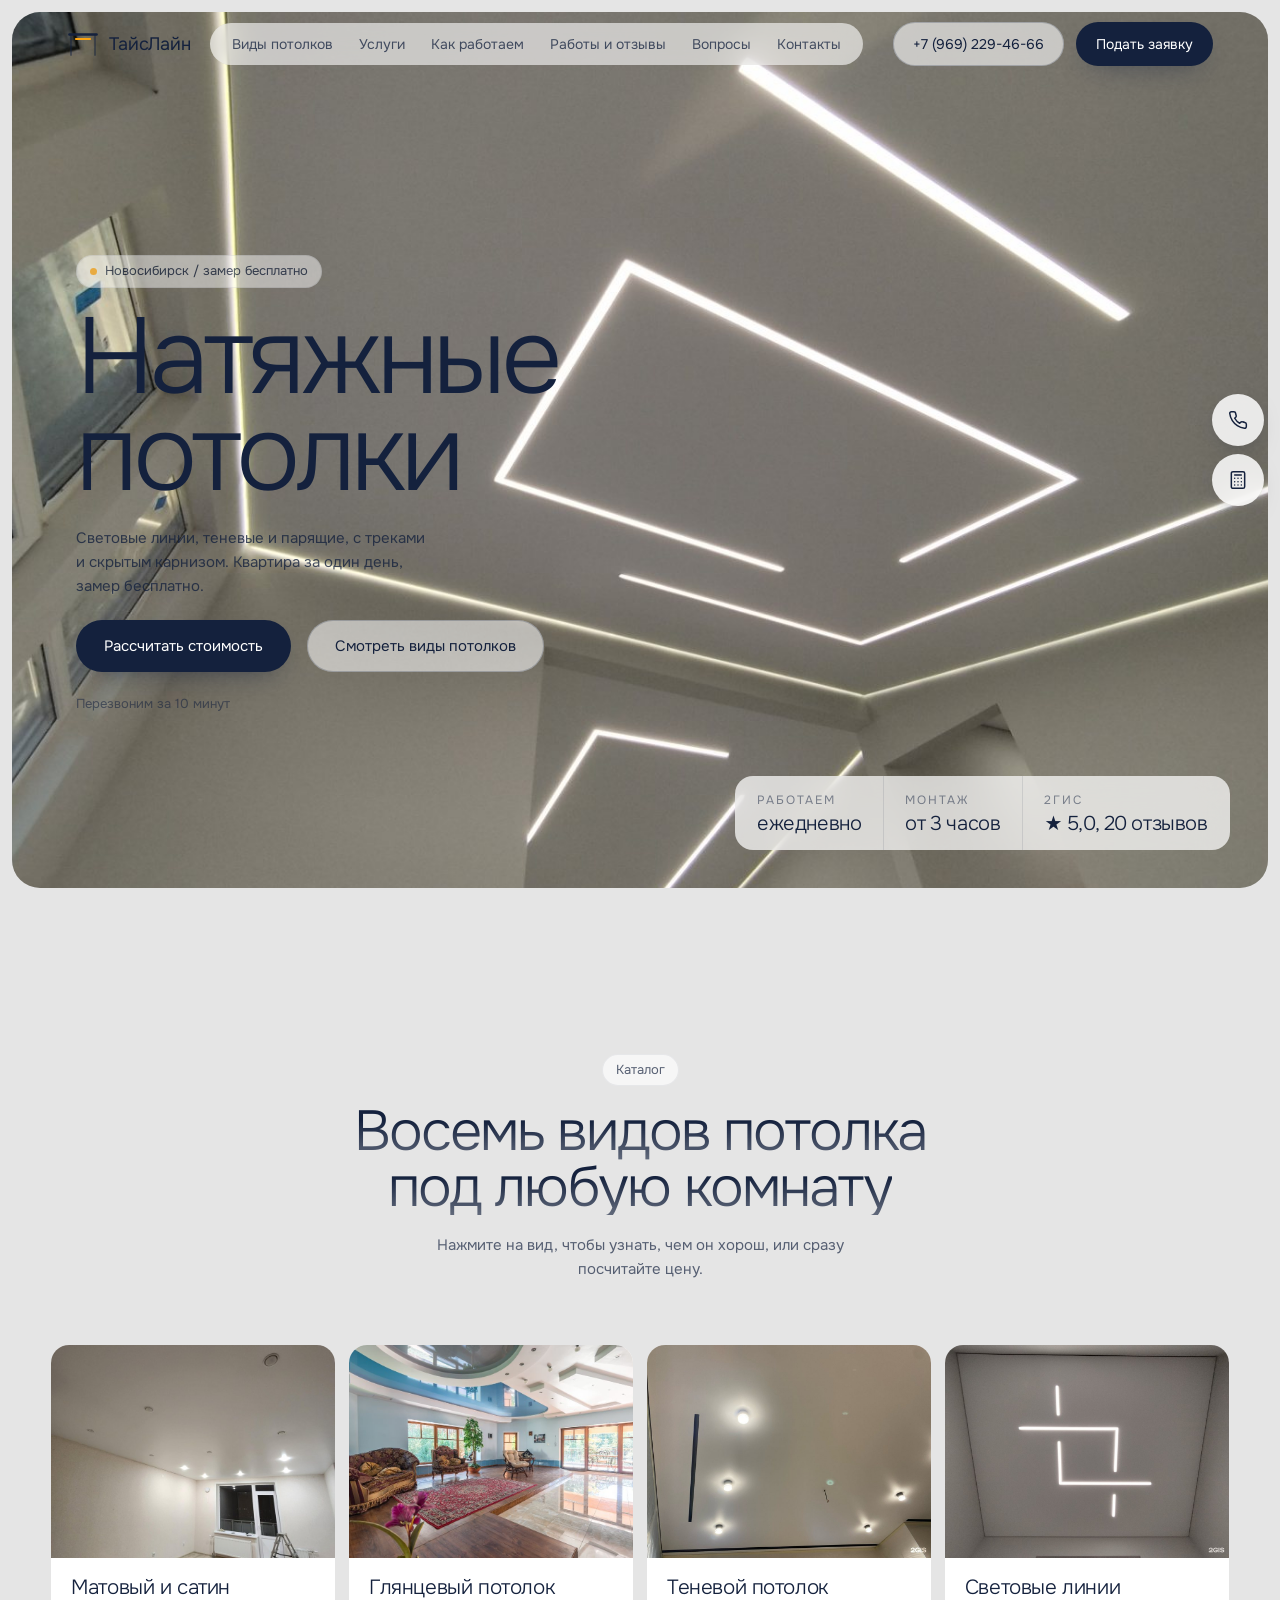
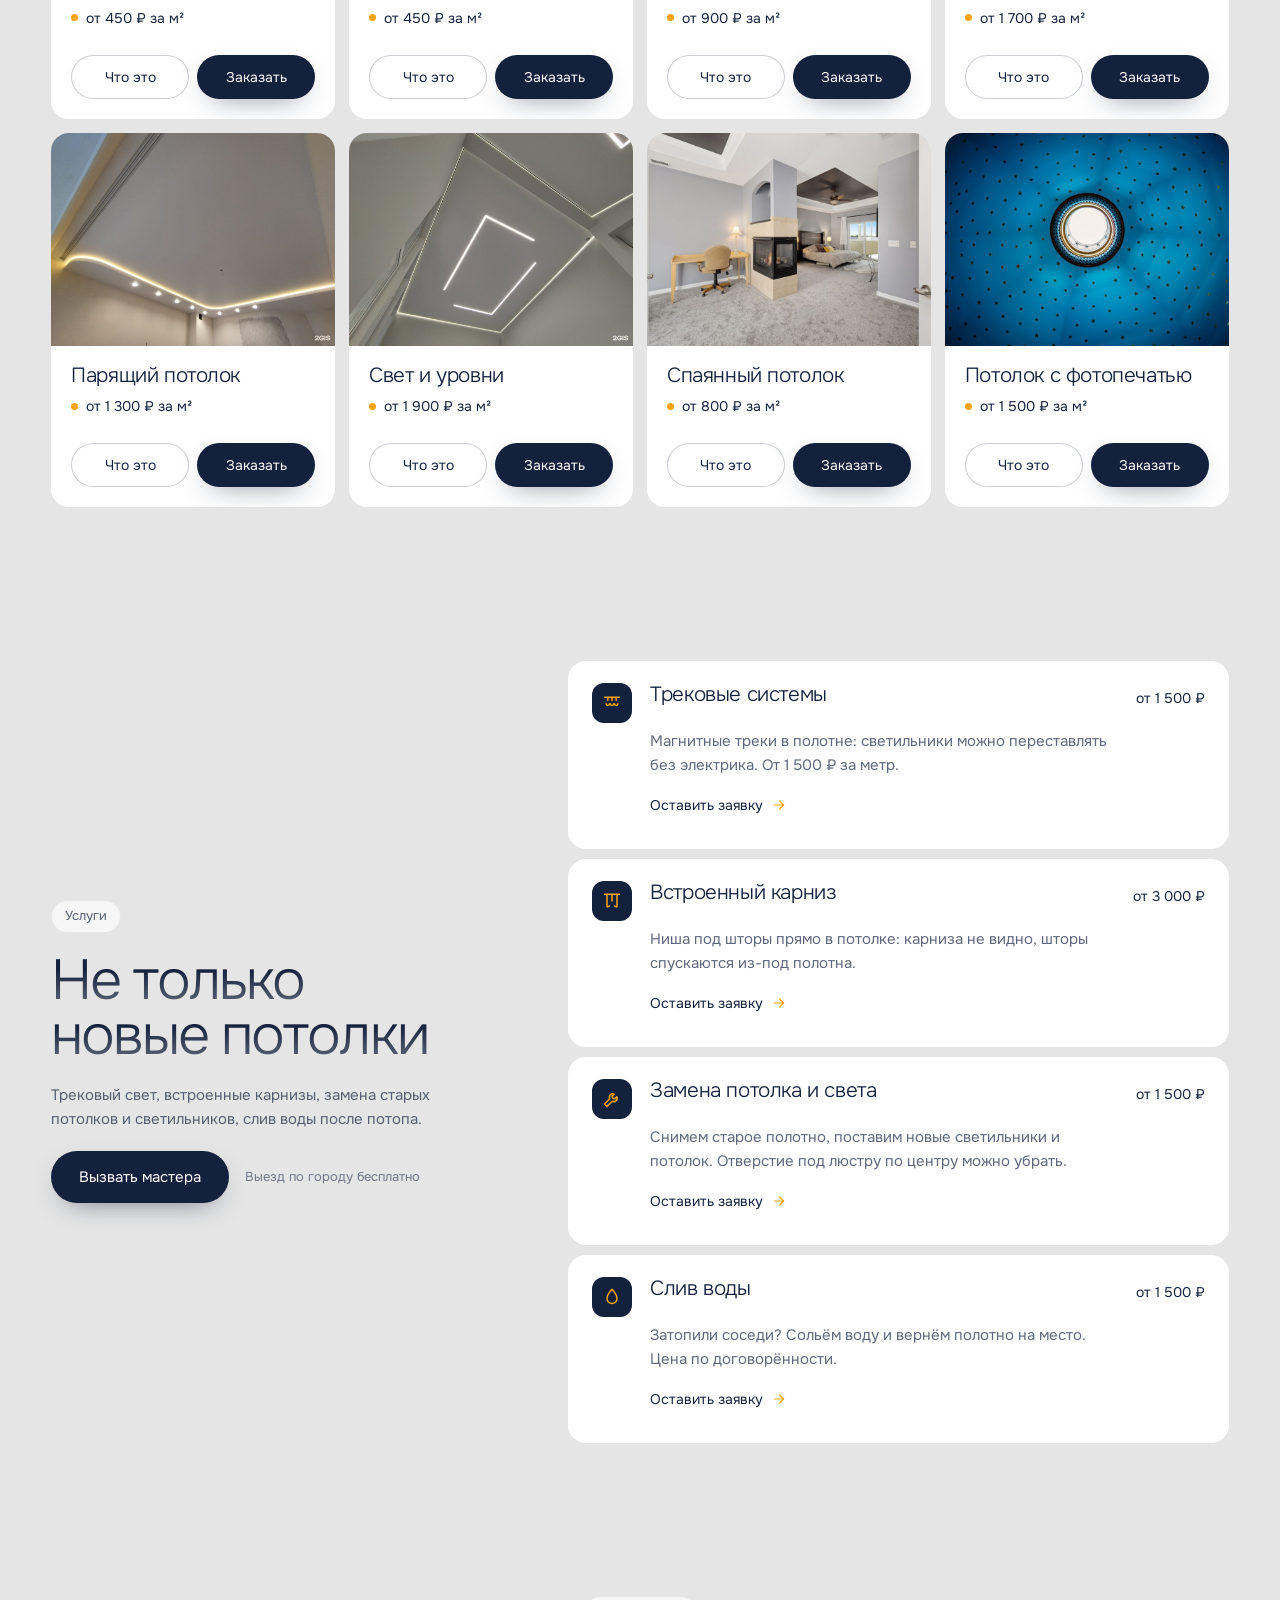
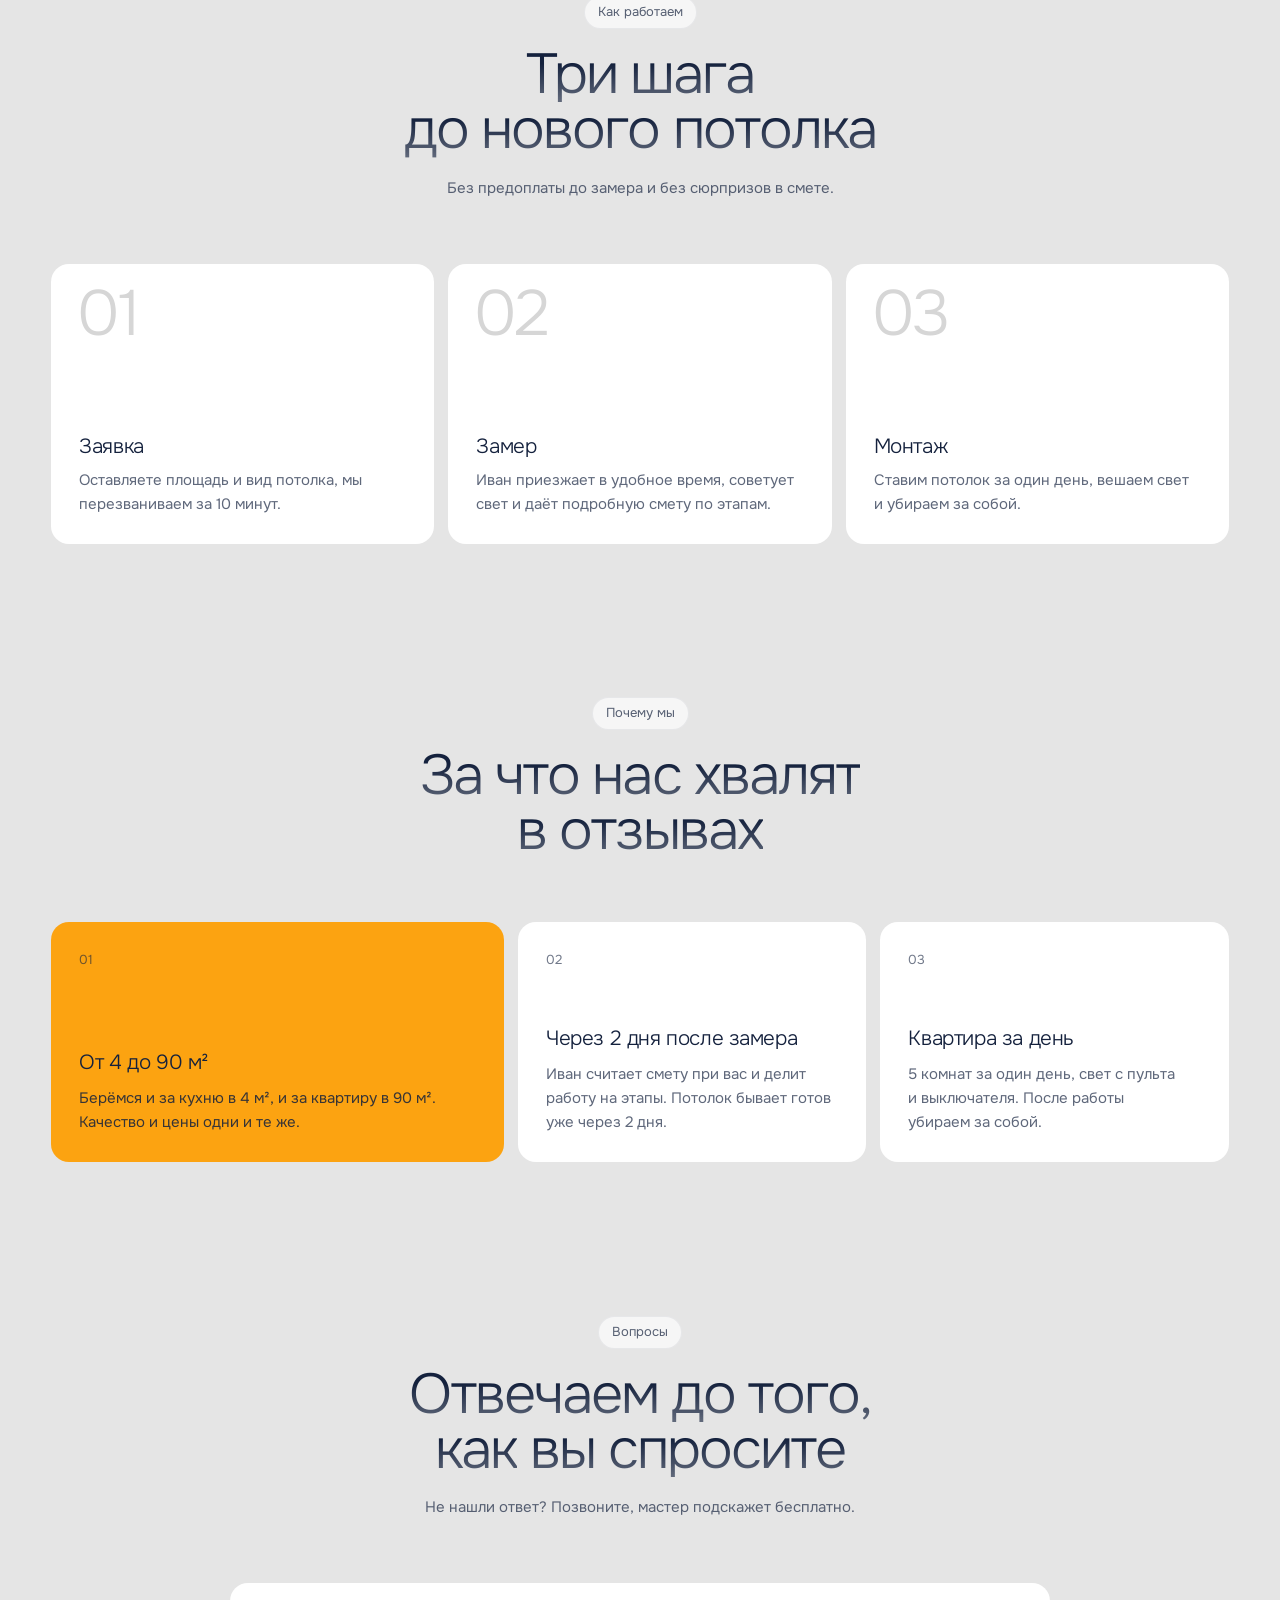
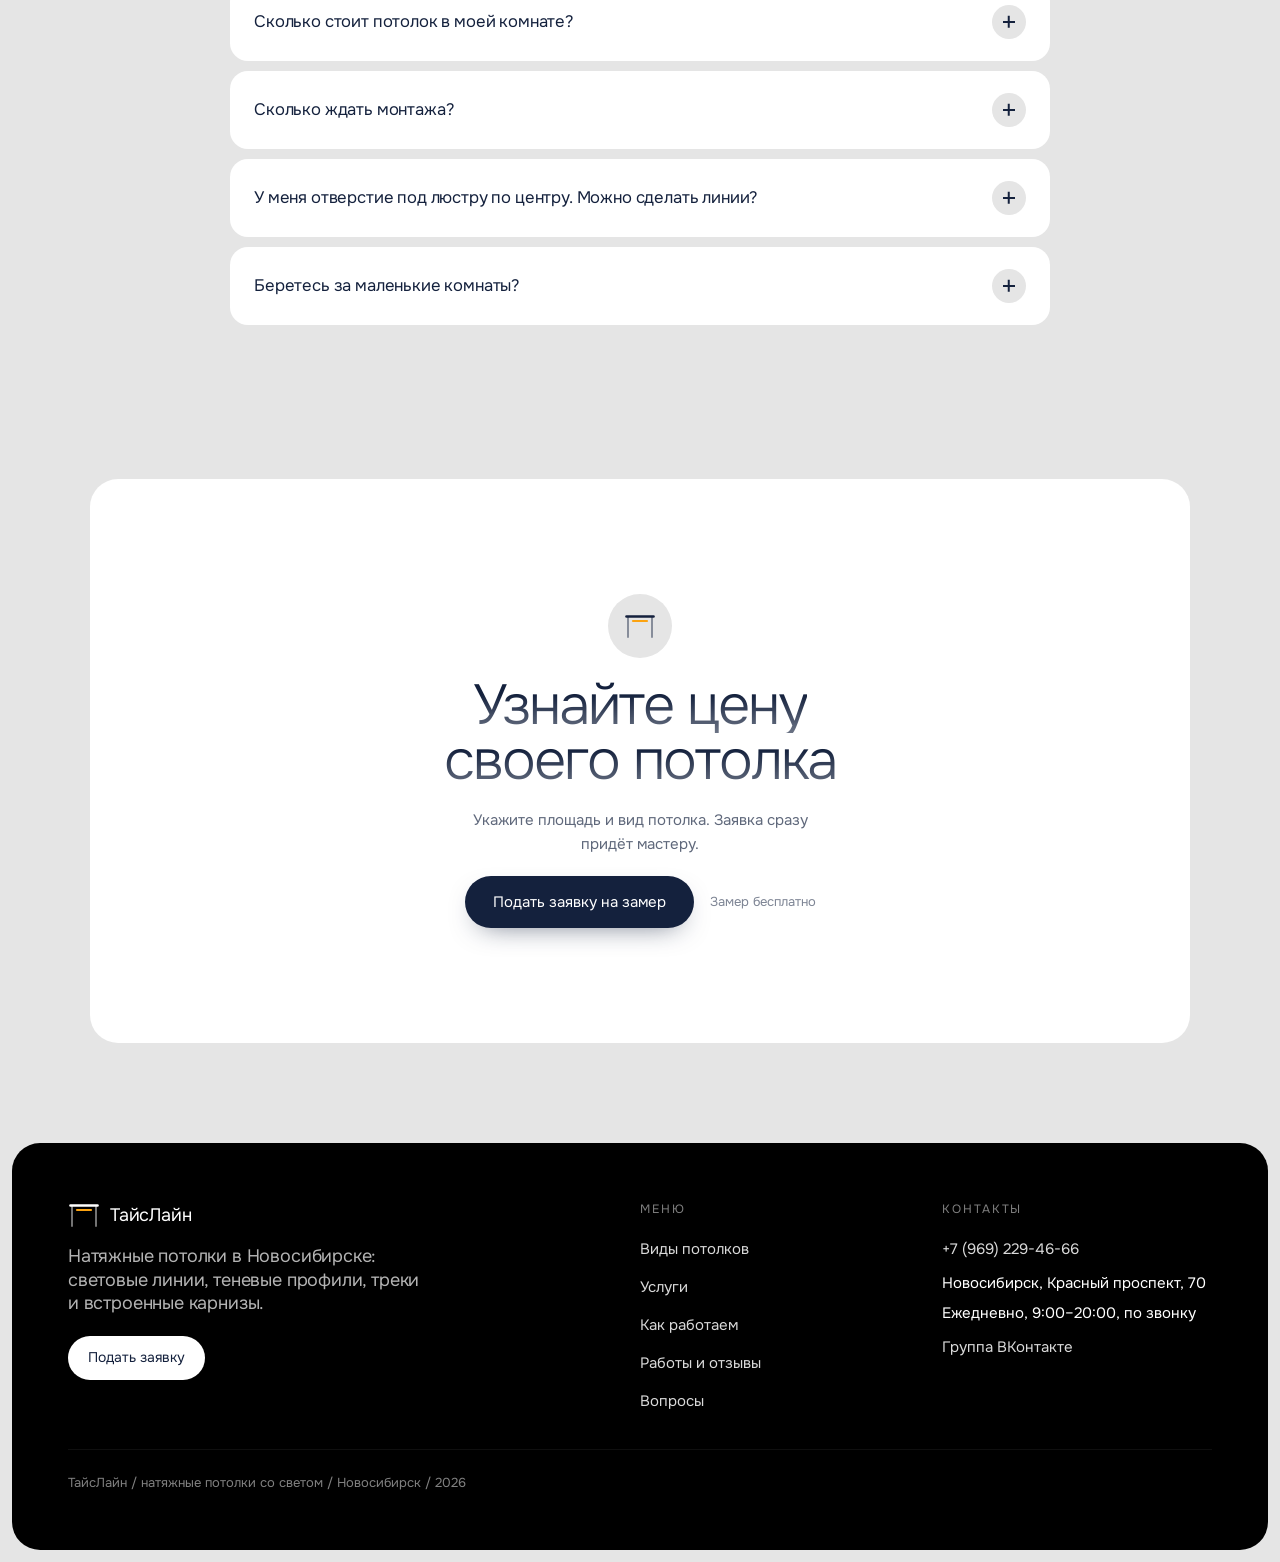
<file: index.html>
<!doctype html>
<html lang="ru">
<head>
  <meta charset="utf-8">
  <meta name="viewport" content="width=device-width, initial-scale=1, viewport-fit=cover">
  <title>Натяжные потолки</title>
  <meta name="description" content="Натяжные потолки в Новосибирске: световые линии, теневой и парящий профиль, треки, встроенный карниз. Бесплатный замер, расчёт стоимости онлайн.">
  <link rel="preconnect" href="https://fonts.googleapis.com">
  <link rel="preconnect" href="https://fonts.gstatic.com" crossorigin>
  <link href="https://fonts.googleapis.com/css2?family=Onest:wght@300;400&display=swap" rel="stylesheet">
  <link rel="stylesheet" href="styles.css?v=1">
  <script>document.documentElement.classList.add("js")</script>
</head>
<body>

<header class="top reveal is-in">
  <a class="logo rise" href="#" data-d="300"><span class="logo__mark"></span><span id="logo-name"></span></a>
  <nav class="nav rise" data-d="420">
    <a href="#catalog">Виды потолков</a>
    <a href="#services">Услуги</a>
    <a href="#process">Как работаем</a>
    <a href="works.html">Работы и&nbsp;отзывы</a>
    <a href="#faq">Вопросы</a>
    <a href="#contacts">Контакты</a>
  </nav>
  <a class="btn btn--ghost btn--sm top__phone rise" id="top-phone" data-d="480"><span class="btn__fill"></span><span class="btn__label" id="top-phone-label"></span></a>
  <button class="btn btn--solid btn--sm rise" data-order data-d="520"><span class="btn__fill"></span><span class="btn__label">Подать заявку</span></button>
  <button class="burger" aria-label="Меню"><span></span><span></span></button>
</header>

<section class="hero">
  <div class="hero__panel">
    <img class="hero__img" src="assets/hero.jpg" alt="Матовый натяжной потолок со световыми линиями">
    <div class="hero__content">
      <p class="pill rise" data-d="800"><span class="pill__dot"></span><span id="hero-city"></span></p>
      <h1 class="split" data-d="900">Натяжные<br>потолки</h1>
      <p class="lead rise" data-d="1240">Световые линии, теневые и&nbsp;парящие, с&nbsp;треками и&nbsp;скрытым карнизом. Квартира за&nbsp;один день, замер бесплатно.</p>
      <div class="cta rise" data-d="1360">
        <button class="btn btn--solid" data-order><span class="btn__fill"></span><span class="btn__label">Рассчитать стоимость</span></button>
        <a class="btn btn--ghost btn--glass" href="#catalog"><span class="btn__fill"></span><span class="btn__label">Смотреть виды потолков</span></a>
      </div>
      <span class="calm rise" data-d="1420">Перезвоним за&nbsp;10&nbsp;минут</span>
    </div>
    <div class="hero__facts rise" data-d="1500">
      <div><span class="label">Работаем</span><b>ежедневно</b></div>
      <div><span class="label">Монтаж</span><b>от&nbsp;3&nbsp;часов</b></div>
      <div><span class="label">2ГИС</span><b>★&nbsp;5,0, 20&nbsp;отзывов</b></div>
    </div>
  </div>
</section>

<section class="block reveal" id="catalog">
  <div class="head">
    <p class="pill rise">Каталог</p>
    <h2 class="split">Восемь видов потолка<br>под&nbsp;любую комнату</h2>
    <p class="rise">Нажмите на&nbsp;вид, чтобы узнать, чем он&nbsp;хорош, или сразу посчитайте цену.</p>
  </div>
  <div class="types" id="types"></div>
</section>

<section class="split-sec reveal" id="services">
  <div class="split-sec__text">
    <p class="pill rise">Услуги</p>
    <h2 class="split">Не&nbsp;только<br>новые потолки</h2>
    <p class="rise">Трековый свет, встроенные карнизы, замена старых потолков и&nbsp;светильников, слив воды после потопа.</p>
    <div class="cta rise">
      <button class="btn btn--solid" data-order="repair"><span class="btn__fill"></span><span class="btn__label">Вызвать мастера</span></button>
      <span class="calm">Выезд по&nbsp;городу бесплатно</span>
    </div>
  </div>
  <ul class="services" id="services-list"></ul>
</section>

<section class="block reveal" id="process">
  <div class="head">
    <p class="pill rise">Как работаем</p>
    <h2 class="split">Три шага<br>до&nbsp;нового потолка</h2>
    <p class="rise">Без предоплаты до&nbsp;замера и&nbsp;без сюрпризов в&nbsp;смете.</p>
  </div>
  <div class="steps">
    <article class="glass step rise"><span class="step__n">01</span><h3>Заявка</h3><p>Оставляете площадь и&nbsp;вид потолка, мы перезваниваем за&nbsp;10&nbsp;минут.</p></article>
    <article class="glass step rise"><span class="step__n">02</span><h3>Замер</h3><p>Иван приезжает в&nbsp;удобное время, советует свет и&nbsp;даёт подробную смету по&nbsp;этапам.</p></article>
    <article class="glass step rise"><span class="step__n">03</span><h3>Монтаж</h3><p>Ставим потолок за&nbsp;один день, вешаем свет и&nbsp;убираем за&nbsp;собой.</p></article>
  </div>
</section>

<section class="block reveal" id="promos">
  <div class="head">
    <p class="pill rise">Почему мы</p>
    <h2 class="split">За&nbsp;что нас хвалят<br>в&nbsp;отзывах</h2>
  </div>
  <div class="promos" id="promos-list"></div>
</section>

<section class="block reveal" id="faq">
  <div class="head">
    <p class="pill rise">Вопросы</p>
    <h2 class="split">Отвечаем до&nbsp;того,<br>как вы спросите</h2>
    <p class="rise">Не&nbsp;нашли ответ? Позвоните, мастер подскажет бесплатно.</p>
  </div>
  <div class="faq" id="faq-list"></div>
</section>

<section class="final reveal" id="contacts">
  <div class="glass final__panel">
    <div class="final__orb rise"><span class="logo__mark"></span></div>
    <h2 class="split">Узнайте цену<br>своего потолка</h2>
    <p class="rise">Укажите площадь и&nbsp;вид потолка. Заявка сразу придёт мастеру.</p>
    <div class="cta rise">
      <button class="btn btn--solid" data-order><span class="btn__fill"></span><span class="btn__label">Подать заявку на&nbsp;замер</span></button>
      <span class="calm">Замер бесплатно</span>
    </div>
  </div>
</section>

<footer class="foot">
  <div class="foot__brand">
    <a class="logo" href="#"><span class="logo__mark"></span><span id="foot-name"></span></a>
    <p>Натяжные потолки в&nbsp;Новосибирске: световые линии, теневые профили, треки и&nbsp;встроенные карнизы.</p>
    <button class="btn btn--light btn--sm" data-order><span class="btn__fill"></span><span class="btn__label">Подать заявку</span></button>
  </div>
  <div class="foot__col">
    <span class="label">Меню</span>
    <a href="#catalog">Виды потолков</a>
    <a href="#services">Услуги</a>
    <a href="#process">Как работаем</a>
    <a href="works.html">Работы и&nbsp;отзывы</a>
    <a href="#faq">Вопросы</a>
  </div>
  <div class="foot__col" id="contacts-info"></div>
  <span class="foot__copy" id="foot-year"></span>
</footer>

<div class="dock">
  <a class="dock__btn" id="dock-call" aria-label="Позвонить">
    <svg viewBox="0 0 24 24"><path d="M22 16.9v3a2 2 0 0 1-2.2 2 19.8 19.8 0 0 1-8.6-3.1 19.5 19.5 0 0 1-6-6A19.8 19.8 0 0 1 2.1 4.2 2 2 0 0 1 4.1 2h3a2 2 0 0 1 2 1.7c.1 1 .4 1.9.7 2.8a2 2 0 0 1-.5 2.1L8 9.9a16 16 0 0 0 6 6l1.3-1.3a2 2 0 0 1 2.1-.4c.9.3 1.8.6 2.8.7a2 2 0 0 1 1.7 2z"/></svg>
  </a>
  <button class="dock__btn" data-order aria-label="Рассчитать стоимость">
    <svg viewBox="0 0 24 24"><rect x="4" y="2" width="16" height="20" rx="2"/><path d="M8 6h8M8 10h.01M12 10h.01M16 10h.01M8 14h.01M12 14h.01M16 14h.01M8 18h.01M12 18h.01M16 18h.01"/></svg>
  </button>
</div>

<nav class="mbar" aria-label="Быстрые действия">
  <a class="mbar__btn" id="mbar-call"><svg viewBox="0 0 24 24"><path d="M22 16.9v3a2 2 0 0 1-2.2 2 19.8 19.8 0 0 1-8.6-3.1 19.5 19.5 0 0 1-6-6A19.8 19.8 0 0 1 2.1 4.2 2 2 0 0 1 4.1 2h3a2 2 0 0 1 2 1.7c.1 1 .4 1.9.7 2.8a2 2 0 0 1-.5 2.1L8 9.9a16 16 0 0 0 6 6l1.3-1.3a2 2 0 0 1 2.1-.4c.9.3 1.8.6 2.8.7a2 2 0 0 1 1.7 2z"/></svg>Позвонить</a>
  <a class="mbar__btn" id="mbar-wa" target="_blank" rel="noopener"><svg viewBox="0 0 24 24"><path d="M3.5 20.5l1.3-4.2A8.5 8.5 0 1 1 8 19.6z"/><path d="M9 8.5c0 3.3 3.2 6.5 6.5 6.5l1-1.6-2-1-1 .8a5 5 0 0 1-2.7-2.7l.8-1-1-2z"/></svg>WhatsApp</a>
  <button class="mbar__btn mbar__btn--main" data-order>Рассчитать цену</button>
</nav>

<div class="modal" id="modal" aria-hidden="true">
  <div class="modal__backdrop" data-close></div>
  <form class="calc" id="order" novalidate>
    <button type="button" class="calc__x" data-close aria-label="Закрыть">
      <svg viewBox="0 0 24 24"><path d="M18 6 6 18M6 6l12 12"/></svg>
    </button>

    <div class="calc__params">
      <p class="pill">Калькулятор</p>
      <h3 class="calc__title">Рассчитаем ваш потолок</h3>

      <div class="field">
        <span class="field__name">Площадь потолка</span>
        <div class="area glass">
          <button type="button" class="step-btn" data-step="-1" aria-label="Меньше">
            <svg viewBox="0 0 24 24"><path d="M5 12h14"/></svg>
          </button>
          <label class="area__num"><input type="number" id="area" name="area" min="1" max="1000" value="18" inputmode="decimal" aria-label="Площадь, м²"><span>м²</span></label>
          <button type="button" class="step-btn" data-step="1" aria-label="Больше">
            <svg viewBox="0 0 24 24"><path d="M12 5v14M5 12h14"/></svg>
          </button>
        </div>
        <input type="range" id="area-range" min="1" max="150" value="18" aria-label="Площадь, ползунок">
      </div>

      <div class="field">
        <span class="field__name">Вид потолка</span>
        <div class="tiles" id="type-tiles"></div>
        <span class="field__name">Или нужна услуга</span>
        <div class="chips" id="chips"></div>
        <span class="field__err" id="err-type">Выберите вариант</span>
      </div>

      <div class="calc__mini">
        <b id="mini-sum">0&nbsp;₽</b>
        <button type="button" class="btn btn--solid btn--sm" data-to-form><span class="btn__fill"></span><span class="btn__label">Оставить телефон</span></button>
      </div>
    </div>

    <div class="calc__bill">
      <div class="bill__glow" aria-hidden="true"></div>
      <div class="calc__form">
        <span class="label">Предварительная стоимость</span>
        <b class="bill__sum" id="sum">0&nbsp;₽</b>
        <ul class="bill__rows" id="bill"></ul>

        <label class="field">
          <span class="field__name">Имя</span>
          <input type="text" name="name" autocomplete="name" placeholder="Как к вам обращаться">
        </label>
        <label class="field">
          <span class="field__name">Телефон</span>
          <input type="tel" name="phone" id="phone" autocomplete="tel" placeholder="+7 (___) ___-__-__" required>
          <span class="field__err" id="err-phone">Проверьте номер</span>
        </label>
        <label class="field">
          <span class="field__name">Комментарий к&nbsp;заказу</span>
          <textarea name="comment" rows="2" placeholder="Сколько комнат, удобное время для замера"></textarea>
        </label>
        <label class="agree">
          <input type="checkbox" name="agree" id="agree" checked>
          <span>Согласен на&nbsp;обработку персональных данных</span>
        </label>
        <button type="submit" class="btn btn--solid btn--wide" id="send"><span class="btn__fill"></span><span class="btn__label">Отправить заявку мастеру</span></button>
        <span class="calm">Перезвоним за&nbsp;10&nbsp;минут, замер бесплатно</span>
        <p class="calc__fail" id="fail"></p>
      </div>

      <div class="calc__done">
        <div class="done__ring"></div>
        <h3 class="calc__title">Заявка у&nbsp;мастера</h3>
        <p>Перезвоним в&nbsp;течение 10&nbsp;минут и&nbsp;договоримся о&nbsp;замере.</p>
        <button type="button" class="btn btn--ghost" data-close><span class="btn__fill"></span><span class="btn__label">Вернуться на&nbsp;сайт</span></button>
      </div>
    </div>
  </form>
</div>

<script src="data.js?v=1"></script>
<script src="script.js?v=1"></script>
</body>
</html>
</file>
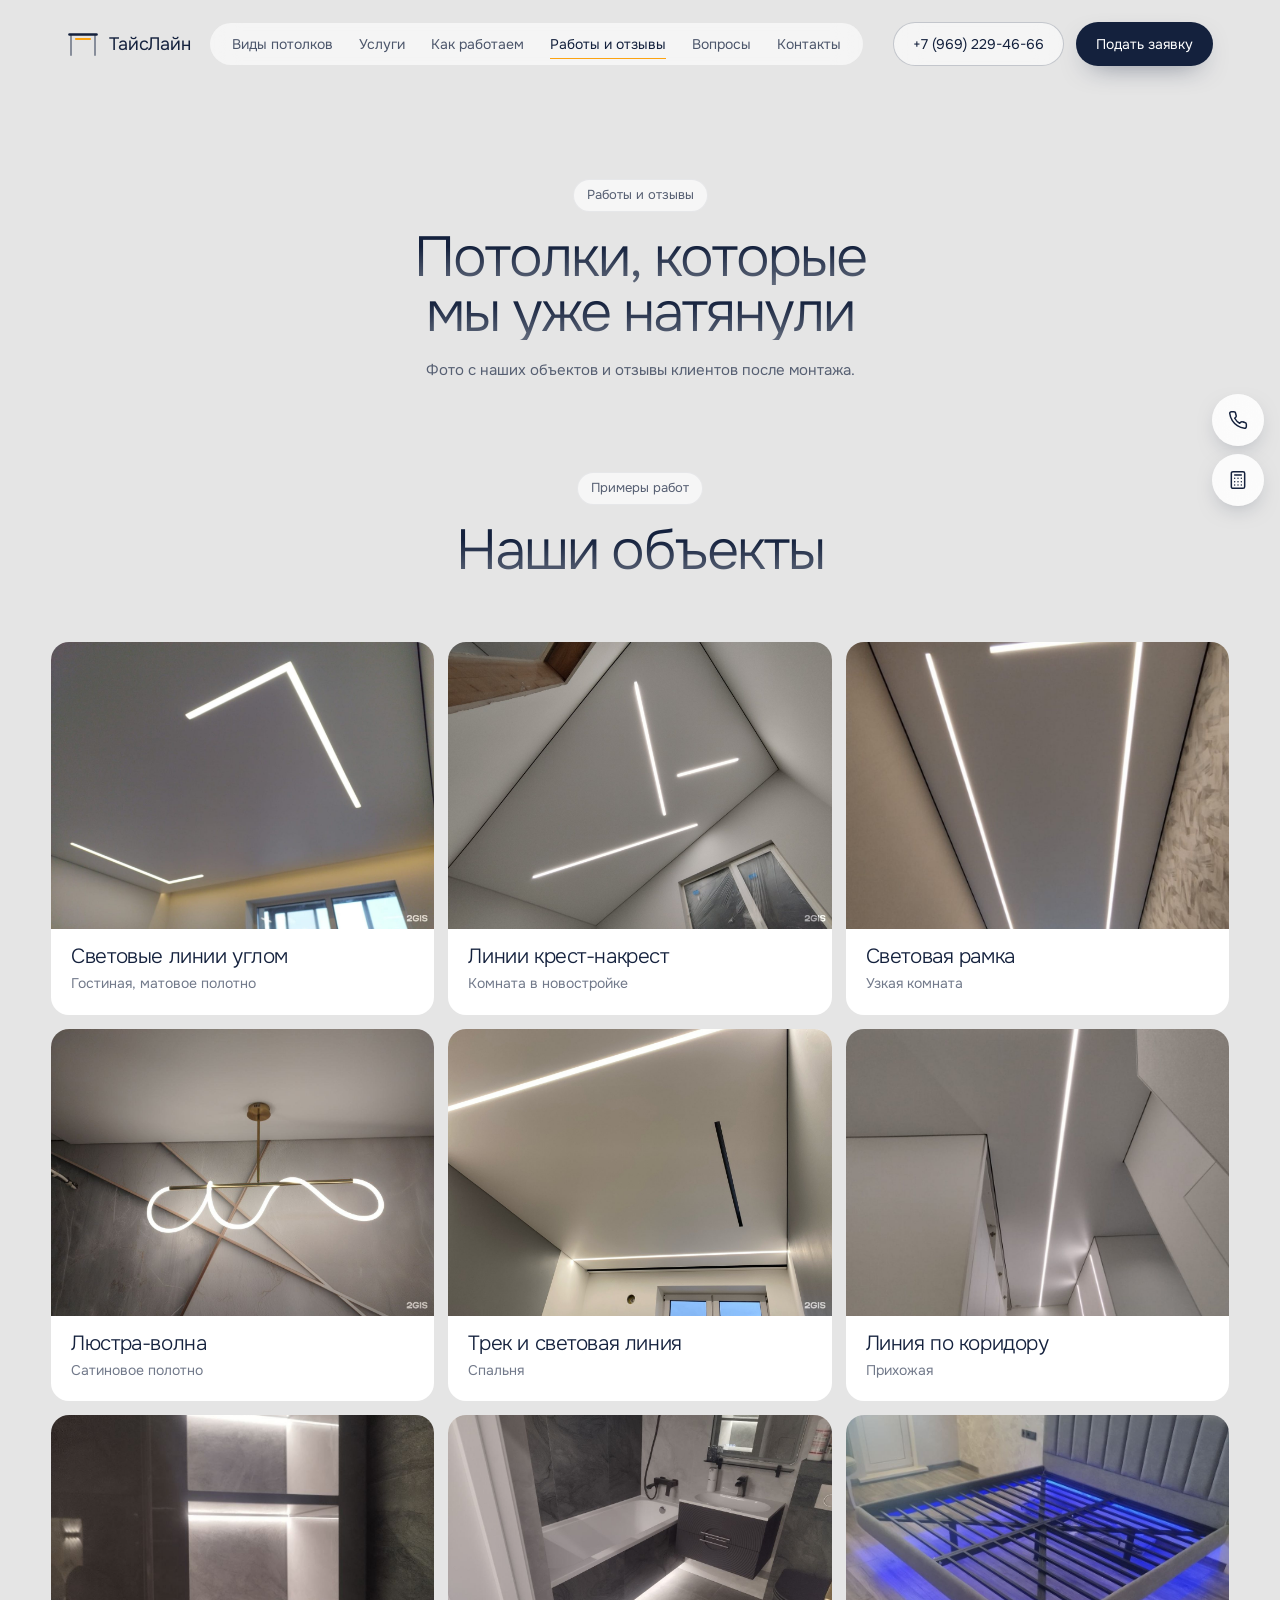
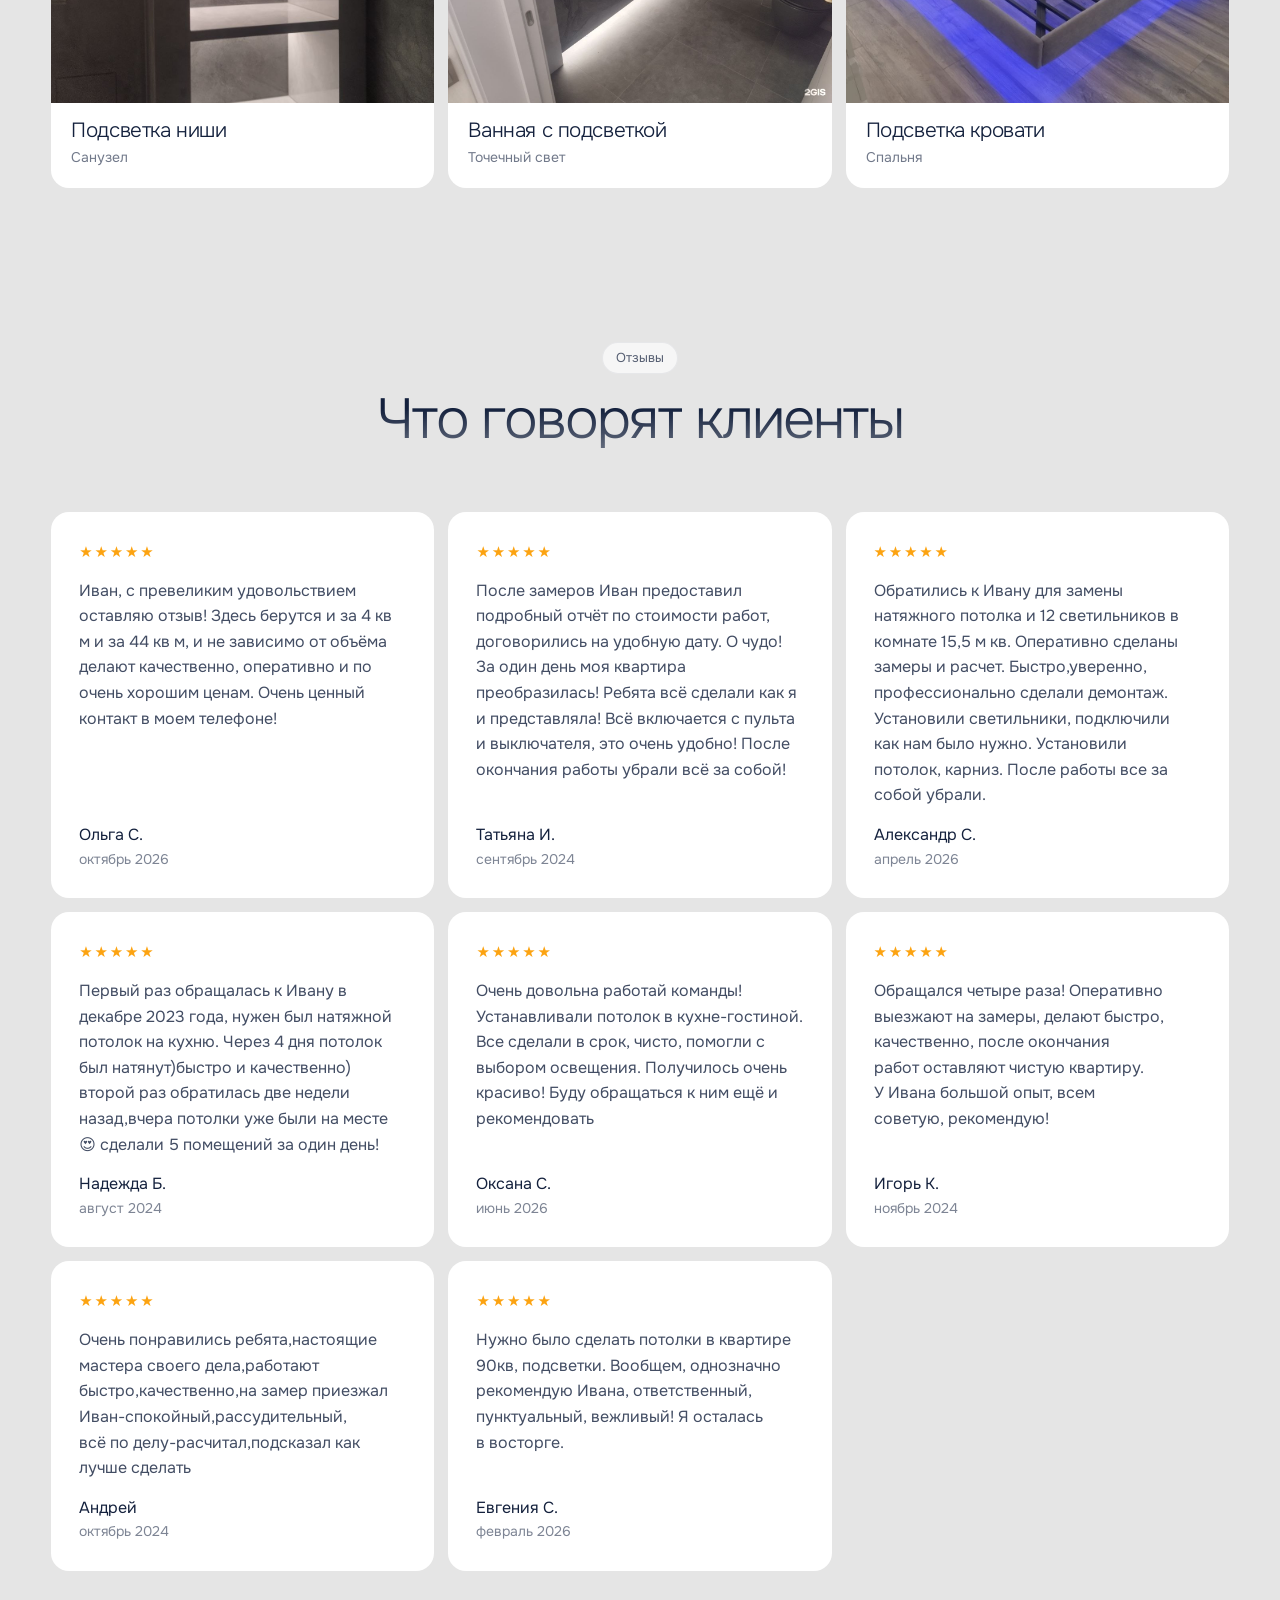
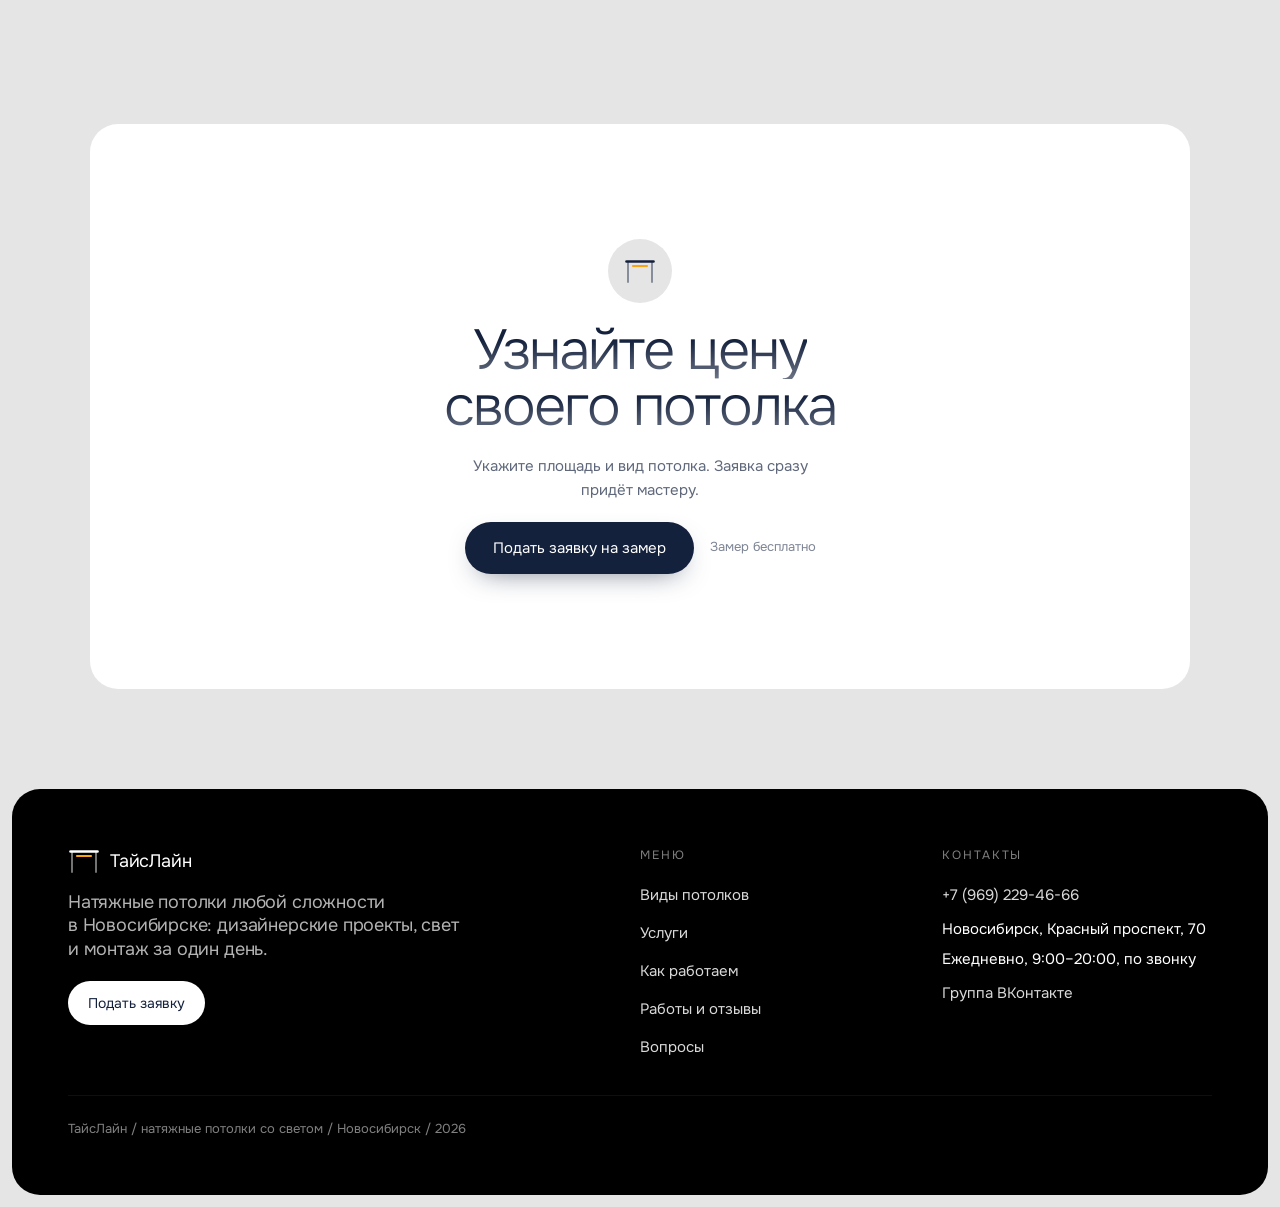
<file: works.html>
<!doctype html>
<html lang="ru">
<head>
  <meta charset="utf-8">
  <meta name="viewport" content="width=device-width, initial-scale=1, viewport-fit=cover">
  <title>Работы и отзывы</title>
  <meta name="description" content="Фото наших натяжных потолков и отзывы клиентов.">
  <link rel="preconnect" href="https://fonts.googleapis.com">
  <link rel="preconnect" href="https://fonts.gstatic.com" crossorigin>
  <link href="https://fonts.googleapis.com/css2?family=Onest:wght@300;400&display=swap" rel="stylesheet">
  <link rel="stylesheet" href="styles.css?v=1">
  <script>document.documentElement.classList.add("js")</script>
</head>
<body class="page">

<header class="top reveal is-in">
  <a class="logo rise" href="index.html" data-d="300"><span class="logo__mark"></span><span id="logo-name"></span></a>
  <nav class="nav rise" data-d="420">
    <a href="index.html#catalog">Виды потолков</a>
    <a href="index.html#services">Услуги</a>
    <a href="index.html#process">Как работаем</a>
    <a href="works.html" aria-current="page">Работы и&nbsp;отзывы</a>
    <a href="index.html#faq">Вопросы</a>
    <a href="index.html#contacts">Контакты</a>
  </nav>
  <a class="btn btn--ghost btn--sm top__phone rise" id="top-phone" data-d="480"><span class="btn__fill"></span><span class="btn__label" id="top-phone-label"></span></a>
  <button class="btn btn--solid btn--sm rise" data-order data-d="520"><span class="btn__fill"></span><span class="btn__label">Подать заявку</span></button>
  <button class="burger" aria-label="Меню"><span></span><span></span></button>
</header>

<section class="block page-head reveal">
  <div class="head">
    <p class="pill rise">Работы и&nbsp;отзывы</p>
    <h2 class="split">Потолки, которые<br>мы уже натянули</h2>
    <p class="rise">Фото с&nbsp;наших объектов и&nbsp;отзывы клиентов после монтажа.</p>
  </div>
</section>

<section class="block reveal" id="works">
  <div class="head">
    <p class="pill rise">Примеры работ</p>
    <h2 class="split">Наши объекты</h2>
  </div>
  <div class="works" id="works-list"></div>
</section>

<section class="block reveal" id="reviews">
  <div class="head">
    <p class="pill rise">Отзывы</p>
    <h2 class="split">Что говорят клиенты</h2>
  </div>
  <div class="reviews" id="reviews-list"></div>
</section>

<section class="final reveal" id="contacts">
  <div class="glass final__panel">
    <div class="final__orb rise"><span class="logo__mark"></span></div>
    <h2 class="split">Узнайте цену<br>своего потолка</h2>
    <p class="rise">Укажите площадь и&nbsp;вид потолка. Заявка сразу придёт мастеру.</p>
    <div class="cta rise">
      <button class="btn btn--solid" data-order><span class="btn__fill"></span><span class="btn__label">Подать заявку на&nbsp;замер</span></button>
      <span class="calm">Замер бесплатно</span>
    </div>
  </div>
</section>

<footer class="foot">
  <div class="foot__brand">
    <a class="logo" href="index.html"><span class="logo__mark"></span><span id="foot-name"></span></a>
    <p>Натяжные потолки любой сложности в&nbsp;Новосибирске: дизайнерские проекты, свет и&nbsp;монтаж за&nbsp;один день.</p>
    <button class="btn btn--light btn--sm" data-order><span class="btn__fill"></span><span class="btn__label">Подать заявку</span></button>
  </div>
  <div class="foot__col">
    <span class="label">Меню</span>
    <a href="index.html#catalog">Виды потолков</a>
    <a href="index.html#services">Услуги</a>
    <a href="index.html#process">Как работаем</a>
    <a href="works.html" aria-current="page">Работы и&nbsp;отзывы</a>
    <a href="index.html#faq">Вопросы</a>
  </div>
  <div class="foot__col" id="contacts-info"></div>
  <span class="foot__copy" id="foot-year"></span>
</footer>

<div class="dock">
  <a class="dock__btn" id="dock-call" aria-label="Позвонить">
    <svg viewBox="0 0 24 24"><path d="M22 16.9v3a2 2 0 0 1-2.2 2 19.8 19.8 0 0 1-8.6-3.1 19.5 19.5 0 0 1-6-6A19.8 19.8 0 0 1 2.1 4.2 2 2 0 0 1 4.1 2h3a2 2 0 0 1 2 1.7c.1 1 .4 1.9.7 2.8a2 2 0 0 1-.5 2.1L8 9.9a16 16 0 0 0 6 6l1.3-1.3a2 2 0 0 1 2.1-.4c.9.3 1.8.6 2.8.7a2 2 0 0 1 1.7 2z"/></svg>
  </a>
  <button class="dock__btn" data-order aria-label="Рассчитать стоимость">
    <svg viewBox="0 0 24 24"><rect x="4" y="2" width="16" height="20" rx="2"/><path d="M8 6h8M8 10h.01M12 10h.01M16 10h.01M8 14h.01M12 14h.01M16 14h.01M8 18h.01M12 18h.01M16 18h.01"/></svg>
  </button>
</div>

<nav class="mbar" aria-label="Быстрые действия">
  <a class="mbar__btn" id="mbar-call"><svg viewBox="0 0 24 24"><path d="M22 16.9v3a2 2 0 0 1-2.2 2 19.8 19.8 0 0 1-8.6-3.1 19.5 19.5 0 0 1-6-6A19.8 19.8 0 0 1 2.1 4.2 2 2 0 0 1 4.1 2h3a2 2 0 0 1 2 1.7c.1 1 .4 1.9.7 2.8a2 2 0 0 1-.5 2.1L8 9.9a16 16 0 0 0 6 6l1.3-1.3a2 2 0 0 1 2.1-.4c.9.3 1.8.6 2.8.7a2 2 0 0 1 1.7 2z"/></svg>Позвонить</a>
  <a class="mbar__btn" id="mbar-wa" target="_blank" rel="noopener"><svg viewBox="0 0 24 24"><path d="M3.5 20.5l1.3-4.2A8.5 8.5 0 1 1 8 19.6z"/><path d="M9 8.5c0 3.3 3.2 6.5 6.5 6.5l1-1.6-2-1-1 .8a5 5 0 0 1-2.7-2.7l.8-1-1-2z"/></svg>WhatsApp</a>
  <button class="mbar__btn mbar__btn--main" data-order>Рассчитать цену</button>
</nav>

<div class="modal" id="modal" aria-hidden="true">
  <div class="modal__backdrop" data-close></div>
  <form class="calc" id="order" novalidate>
    <button type="button" class="calc__x" data-close aria-label="Закрыть">
      <svg viewBox="0 0 24 24"><path d="M18 6 6 18M6 6l12 12"/></svg>
    </button>

    <div class="calc__params">
      <p class="pill">Калькулятор</p>
      <h3 class="calc__title">Рассчитаем ваш потолок</h3>

      <div class="field">
        <span class="field__name">Площадь потолка</span>
        <div class="area glass">
          <button type="button" class="step-btn" data-step="-1" aria-label="Меньше">
            <svg viewBox="0 0 24 24"><path d="M5 12h14"/></svg>
          </button>
          <label class="area__num"><input type="number" id="area" name="area" min="1" max="1000" value="18" inputmode="decimal" aria-label="Площадь, м²"><span>м²</span></label>
          <button type="button" class="step-btn" data-step="1" aria-label="Больше">
            <svg viewBox="0 0 24 24"><path d="M12 5v14M5 12h14"/></svg>
          </button>
        </div>
        <input type="range" id="area-range" min="1" max="150" value="18" aria-label="Площадь, ползунок">
      </div>

      <div class="field">
        <span class="field__name">Вид потолка</span>
        <div class="tiles" id="type-tiles"></div>
        <span class="field__name">Или нужна услуга</span>
        <div class="chips" id="chips"></div>
        <span class="field__err" id="err-type">Выберите вариант</span>
      </div>

      <div class="calc__mini">
        <b id="mini-sum">0&nbsp;₽</b>
        <button type="button" class="btn btn--solid btn--sm" data-to-form><span class="btn__fill"></span><span class="btn__label">Оставить телефон</span></button>
      </div>
    </div>

    <div class="calc__bill">
      <div class="bill__glow" aria-hidden="true"></div>
      <div class="calc__form">
        <span class="label">Предварительная стоимость</span>
        <b class="bill__sum" id="sum">0&nbsp;₽</b>
        <ul class="bill__rows" id="bill"></ul>

        <label class="field">
          <span class="field__name">Имя</span>
          <input type="text" name="name" autocomplete="name" placeholder="Как к вам обращаться">
        </label>
        <label class="field">
          <span class="field__name">Телефон</span>
          <input type="tel" name="phone" id="phone" autocomplete="tel" placeholder="+7 (___) ___-__-__" required>
          <span class="field__err" id="err-phone">Проверьте номер</span>
        </label>
        <label class="field">
          <span class="field__name">Комментарий к&nbsp;заказу</span>
          <textarea name="comment" rows="2" placeholder="Сколько комнат, удобное время для замера"></textarea>
        </label>
        <label class="agree">
          <input type="checkbox" name="agree" id="agree" checked>
          <span>Согласен на&nbsp;обработку персональных данных</span>
        </label>
        <button type="submit" class="btn btn--solid btn--wide" id="send"><span class="btn__fill"></span><span class="btn__label">Отправить заявку мастеру</span></button>
        <span class="calm">Перезвоним за&nbsp;10&nbsp;минут, замер бесплатно</span>
        <p class="calc__fail" id="fail"></p>
      </div>

      <div class="calc__done">
        <div class="done__ring"></div>
        <h3 class="calc__title">Заявка у&nbsp;мастера</h3>
        <p>Перезвоним в&nbsp;течение 10&nbsp;минут и&nbsp;договоримся о&nbsp;замере.</p>
        <button type="button" class="btn btn--ghost" data-close><span class="btn__fill"></span><span class="btn__label">Вернуться на&nbsp;сайт</span></button>
      </div>
    </div>
  </form>
</div>

<script src="data.js?v=1"></script>
<script src="script.js?v=1"></script>
</body>
</html>
</file>
<file: styles.css>
/* Токены: Onest 300/400, палитра Black and Gold Elegance (белый, серый E5, золото FCA311, тёмно-синий 14213D, чёрный), одна кривая, радиусы 0/18/28/999 */
:root {
  --bg: #e5e5e5;
  --ink: #14213d;
  --black: #000000;
  --accent: #fca311;
  --card: #ffffff;
  --soft: #d6d6d6;
  --line: rgba(20, 33, 61, 0.1);
  --ease: cubic-bezier(.22, 1, .36, 1);
  --pad: clamp(16px, 4vw, 64px);
  --r: 18px;
}

* { box-sizing: border-box; margin: 0; padding: 0; }
html { scroll-behavior: smooth; -webkit-text-size-adjust: 100%; }
body {
  background: var(--bg);
  color: var(--ink);
  font-family: "Onest", system-ui, sans-serif;
  font-weight: 400;
  font-size: clamp(15px, 1.05vw, 17px);
  line-height: 1.6;
  overflow-x: hidden;
}
a { color: inherit; text-decoration: none; }
button, input, textarea, output { font: inherit; color: inherit; }
button { background: none; border: 0; cursor: pointer; }
svg { width: 20px; height: 20px; fill: none; stroke: currentColor; stroke-width: 1.8; stroke-linecap: round; stroke-linejoin: round; }
img { display: block; max-width: 100%; }

/* Заголовки как в Redsun: тонкий гротеск, мягкий градиент сверху вниз */
h1, h2, h3 { font-weight: 300; text-wrap: balance; hyphens: none; }
h1 { font-size: clamp(3rem, 8.4vw, 8.6rem); line-height: 0.9; letter-spacing: -0.045em; }
h2 { font-size: clamp(2.1rem, 4.4vw, 4.2rem); line-height: 0.98; letter-spacing: -0.035em; }
h3 { font-size: clamp(19px, 1.6vw, 24px); line-height: 1.12; letter-spacing: -0.02em; }
h2 .w { background: linear-gradient(180deg, #14213d 30%, rgba(20, 33, 61, .55) 115%); -webkit-background-clip: text; background-clip: text; color: transparent; }
.foot h2 .w { color: inherit; }
p { max-width: 56ch; text-wrap: pretty; opacity: 0.68; }
.label { font-size: 12px; line-height: 1.8; letter-spacing: 0.16em; text-transform: uppercase; opacity: 0.5; }

/* Метка-таблетка над заголовком */
.pill {
  display: inline-flex; align-items: center; gap: 8px; align-self: center; max-width: none;
  padding: 6px 14px; border-radius: 999px; font-size: 13px; background: var(--card); box-shadow: inset 0 0 0 1px var(--line);
}
.pill__dot { width: 7px; height: 7px; border-radius: 50%; background: var(--accent); }

/* Появление: лесенка с размытием */
.js .rise { opacity: 0; transform: translateY(28px); filter: blur(14px); }
.js .is-in .rise {
  opacity: 1; transform: none; filter: blur(0);
  transition: opacity 900ms var(--ease) var(--d, 0ms), transform 900ms var(--ease) var(--d, 0ms), filter 900ms var(--ease) var(--d, 0ms);
}
.js .is-in p.rise { opacity: 0.68; }
.js .is-in .calm.rise { opacity: 0.55; }
/* Заголовки проявляются по словам */
.w { display: inline-block; }
.js .split .w { opacity: 0; transform: translateY(0.35em); filter: blur(12px); }
.js .is-in .split .w {
  opacity: 1; transform: none; filter: blur(0);
  transition: opacity 1000ms var(--ease) var(--d, 0ms), transform 1000ms var(--ease) var(--d, 0ms), filter 1000ms var(--ease) var(--d, 0ms);
}

/* Кнопки: графитовая таблетка и прозрачная с тонкой рамкой */
.btn {
  position: relative; overflow: hidden; display: inline-flex; align-items: center; justify-content: center;
  min-height: 52px; padding: 0 28px; border-radius: 999px; white-space: nowrap; font-size: 15px;
  transition: transform 620ms var(--ease), box-shadow 620ms var(--ease);
}
.btn__fill { position: absolute; inset: 0; transform: scaleX(0); transform-origin: left; transition: transform 500ms var(--ease); }
.btn__label { position: relative; z-index: 2; transition: color 320ms var(--ease); }
.btn:hover { transform: translateY(-2px); }
.btn:hover .btn__fill { transform: scaleX(1); }
.btn--solid { background: var(--ink); color: #fff; box-shadow: 0 10px 28px -14px rgba(20, 33, 61, .7); }
.btn--solid .btn__fill { background: var(--accent); }
.btn--solid:hover { box-shadow: 0 16px 36px -14px rgba(252, 163, 17, .8); }
.btn--ghost { box-shadow: inset 0 0 0 1px rgba(20, 33, 61, 0.22); }
.btn--ghost .btn__fill { background: var(--ink); }
.btn--ghost:hover .btn__label { color: #fff; }
.btn--solid:hover .btn__label, .btn--light:hover .btn__label { color: var(--ink); }
.btn--glass { background: rgba(255, 255, 255, .55); -webkit-backdrop-filter: blur(14px); backdrop-filter: blur(14px); }
.btn--light { background: #fff; color: var(--ink); }
.btn--light .btn__fill { background: var(--accent); }
.btn--sm { min-height: 44px; padding: 0 20px; font-size: 14px; }
.btn--wide { width: 100%; }
.calm { font-size: 13px; opacity: 0.55; }
.cta { display: flex; flex-wrap: wrap; align-items: center; gap: 12px 16px; }

/* Белая карточка; под курсором мягкий блик, как свет от потолка */
.glass {
  position: relative; isolation: isolate; border-radius: var(--r); overflow: hidden; background: var(--card);
  --mx: 50%; --my: 0%;
}
.glass::before {
  content: ""; position: absolute; inset: 0; z-index: -1; pointer-events: none; opacity: 0;
  background: radial-gradient(380px circle at var(--mx) var(--my), rgba(252, 163, 17, .08), transparent 65%);
  transition: opacity 600ms var(--ease);
}
@media (hover: hover) { .glass:hover::before { opacity: 1; } }

/* Логотип: комната в разрезе со световой линией */
.logo { display: flex; align-items: center; gap: 10px; font-size: 18px; letter-spacing: -0.01em; margin-right: auto; }
.logo__mark { display: grid; place-items: center; width: 32px; height: 32px; }
.logo__mark svg { width: 32px; height: 32px; stroke-width: 2; }
.logo__mark .m-ceil { stroke-width: 2.6; }
.logo__mark .m-wall { opacity: .45; }
.logo__mark .m-light { stroke: var(--accent); stroke-width: 2.2; transition: transform 700ms var(--ease); transform-origin: center; }
.logo:hover .m-light { transform: scaleX(1.25); }

/* Шапка */
.top {
  position: fixed; inset: 0 0 auto 0; z-index: 30; display: flex; align-items: center; gap: 12px;
  padding: 22px calc(var(--pad) + 16px);
  transition: background 500ms var(--ease), padding 500ms var(--ease), box-shadow 500ms var(--ease);
}
.top.is-scrolled { padding-top: 12px; padding-bottom: 12px; background: rgba(229, 229, 229, .85); -webkit-backdrop-filter: blur(18px); backdrop-filter: blur(18px); box-shadow: 0 1px 0 var(--line); }
.nav { display: flex; gap: 26px; font-size: 14px; margin-right: 18px; padding: 10px 22px; border-radius: 999px; background: rgba(255, 255, 255, .6); -webkit-backdrop-filter: blur(14px); backdrop-filter: blur(14px); }
.nav a { opacity: 0.75; position: relative; transition: opacity 320ms var(--ease); }
.nav a::after { content: ""; position: absolute; left: 0; right: 0; bottom: -4px; height: 1px; background: var(--accent); transform: scaleX(0); transform-origin: left; transition: transform 500ms var(--ease); }
.nav a:hover { opacity: 1; }
.nav a:hover::after { transform: scaleX(1); }
.top__phone { background: rgba(255, 255, 255, .6); -webkit-backdrop-filter: blur(14px); backdrop-filter: blur(14px); }
.burger { display: none; width: 44px; height: 44px; position: relative; }
.burger span { position: absolute; left: 11px; right: 11px; height: 1.5px; background: var(--ink); transition: transform 500ms var(--ease); }
.burger span:first-child { top: 18px; }
.burger span:last-child { top: 25px; }

/* Первый экран: фото светлого интерьера, текст на пустой стене слева */
.hero { padding: 12px; --p: 0; }
.hero__panel { position: relative; height: calc(100svh - 24px); min-height: 560px; border-radius: 28px; overflow: hidden; isolation: isolate; background: var(--soft); }
.hero__img {
  position: absolute; inset: 0; width: 100%; height: 100%; object-fit: cover; object-position: 30% 50%; z-index: -2;
  transform: scale(calc(1.06 - var(--p) * 0.06)); transform-origin: 30% 20%;
  animation: heroIn 1400ms var(--ease) both;
}
@keyframes heroIn { from { opacity: 0; transform: scale(1.12); filter: blur(10px); } }
.hero__content {
  position: absolute; left: clamp(20px, 5vw, 80px); top: 0; bottom: 0; width: min(40%, 600px);
  display: flex; flex-direction: column; justify-content: center; align-items: flex-start; gap: 22px; padding-top: 70px;
}
.hero__content .pill { align-self: flex-start; background: rgba(255, 255, 255, .7); }
.hero__content .lead { max-width: 36ch; opacity: .78; }
.js .is-in .hero__content .lead.rise { opacity: .78; }
.hero__facts {
  position: absolute; right: clamp(16px, 3vw, 40px); bottom: clamp(16px, 3vw, 40px); display: flex; border-radius: 18px;
  background: rgba(255, 255, 255, .72); -webkit-backdrop-filter: blur(16px); backdrop-filter: blur(16px);
}
.hero__facts > div { display: flex; flex-direction: column; padding: 14px 22px; }
.hero__facts > div + div { box-shadow: inset 1px 0 0 var(--line); }
.hero__facts b { font-weight: 300; font-size: 20px; letter-spacing: -0.02em; line-height: 1.2; }

/* Секции: заголовок по центру с таблеткой сверху */
.block, .split-sec, .final { position: relative; padding: clamp(90px, 12vw, 160px) var(--pad) 0; }
.head { display: flex; flex-direction: column; align-items: center; text-align: center; gap: 18px; margin-bottom: clamp(40px, 5vw, 64px); }
.head p:not(.pill) { max-width: 46ch; }

/* Каталог видов с настоящими фото */
.types { display: grid; grid-template-columns: repeat(4, 1fr); gap: 14px; }
.type { display: flex; flex-direction: column; transition: transform 620ms var(--ease), box-shadow 620ms var(--ease); }
.type:hover { transform: translateY(-6px); box-shadow: 0 24px 50px -30px rgba(20, 33, 61, .45); }
.type__photo { aspect-ratio: 4 / 3; overflow: hidden; background: var(--soft); }
.type__photo img { width: 100%; height: 100%; object-fit: cover; transition: transform 900ms var(--ease); }
.type:hover .type__photo img { transform: scale(1.06); }
.type__body { display: flex; flex-direction: column; gap: 8px; padding: 18px 20px 20px; flex: 1; }
.type__price { font-size: 14px; display: inline-flex; align-items: center; gap: 8px; }
.type__price::before { content: ""; width: 7px; height: 7px; border-radius: 50%; background: var(--accent); }
.type__more { display: grid; grid-template-rows: 0fr; transition: grid-template-rows 600ms var(--ease); }
.type__more > p { overflow: hidden; font-size: 15px; }
.type.is-open .type__more { grid-template-rows: 1fr; }
.type__acts { display: flex; gap: 8px; margin-top: auto; padding-top: 10px; }
.type__acts .btn { min-height: 44px; padding: 0 16px; font-size: 14px; flex: 1; }

/* Услуги 60/40 */
.split-sec { display: grid; grid-template-columns: 4fr 6fr; gap: clamp(32px, 6vw, 96px); align-items: center; }
.split-sec__text { display: flex; flex-direction: column; align-items: flex-start; gap: 20px; }
.split-sec__text .pill { align-self: flex-start; }
.services { list-style: none; display: flex; flex-direction: column; gap: 10px; }
.service { display: grid; grid-template-columns: 40px 1fr auto; gap: 6px 18px; align-items: start; padding: 22px 24px; transition: transform 620ms var(--ease); }
.service:hover { transform: translateX(6px); }
.service__ico { width: 40px; height: 40px; border-radius: 12px; display: grid; place-items: center; background: var(--ink); color: var(--accent); }
.service p { grid-column: 2; font-size: 15px; }
.service__price { font-size: 14px; white-space: nowrap; padding-top: 4px; }
.service__go { grid-column: 2; justify-self: start; font-size: 14px; display: inline-flex; gap: 8px; align-items: center; min-height: 44px; }
.service__go svg { width: 16px; height: 16px; color: var(--accent); transition: transform 520ms var(--ease); }
.service:hover .service__go svg { transform: translateX(5px); }

/* Как работаем */
.steps { display: grid; grid-template-columns: repeat(3, 1fr); gap: 14px; }
.step { display: flex; flex-direction: column; justify-content: flex-end; gap: 10px; min-height: 280px; padding: 28px; transition: transform 620ms var(--ease); }
.step:hover { transform: translateY(-6px); }
.step__n { position: absolute; top: 18px; left: 26px; font-size: 64px; font-weight: 300; letter-spacing: -0.04em; line-height: 1; color: var(--soft); transition: color 700ms var(--ease); }
.step:hover .step__n { color: var(--accent); }
.step p { font-size: 15px; }

/* Акции */
.promos { display: grid; grid-template-columns: 1.3fr 1fr 1fr; gap: 14px; }
.promo { display: flex; flex-direction: column; gap: 12px; min-height: 240px; padding: 28px; transition: transform 620ms var(--ease); }
.promo:first-child { background: var(--accent); color: var(--ink); }
.promo:first-child p { opacity: .85; }
.promo:hover { transform: translateY(-6px); }
.promo__n { font-size: 13px; opacity: .6; }
.promo h3 { margin-top: auto; }
.promo p { font-size: 15px; }

/* Вопросы: при наведении карточка приподнимается, плюс поворачивается, текст едет */
.faq { display: flex; flex-direction: column; gap: 10px; max-width: 820px; margin: 0 auto; }
.q { border-radius: 18px; transition: transform 620ms var(--ease), box-shadow 620ms var(--ease); box-shadow: inset 0 0 0 1px transparent; }
.q:hover { transform: translateY(-2px); box-shadow: inset 0 0 0 1px rgba(252, 163, 17, .45), 0 20px 44px -28px rgba(20, 33, 61, .45); }
.q.is-open { box-shadow: inset 0 0 0 1px rgba(252, 163, 17, .7); }
.q__btn { width: 100%; display: flex; justify-content: space-between; align-items: center; gap: 24px; padding: 22px 24px; text-align: left; font-size: clamp(16px, 1.3vw, 19px); letter-spacing: -0.01em; min-height: 44px; }
.q__btn > span:first-child { transition: transform 620ms var(--ease); }
.q:hover .q__btn > span:first-child { transform: translateX(6px); }
.q__plus { position: relative; flex: none; width: 34px; height: 34px; border-radius: 50%; background: var(--bg); transition: transform 700ms var(--ease), background 320ms var(--ease); }
.q__plus::before, .q__plus::after { content: ""; position: absolute; left: 11px; right: 11px; top: 16px; height: 1.5px; background: var(--ink); transition: background 320ms; }
.q__plus::after { transform: rotate(90deg); }
.q:hover .q__plus { transform: rotate(90deg); background: var(--soft); }
.q.is-open .q__plus { transform: rotate(45deg); background: var(--accent); }
.q.is-open .q__plus::before, .q.is-open .q__plus::after { background: var(--ink); }
.q__a { display: grid; grid-template-rows: 0fr; transition: grid-template-rows 600ms var(--ease); }
.q__a > p { overflow: hidden; padding: 0 24px; font-size: 15px; }
.q.is-open .q__a { grid-template-rows: 1fr; }
.q.is-open .q__a > p { padding-bottom: 22px; }

/* Вторая страница: работы и отзывы */
.page-head { padding-top: clamp(130px, 14vw, 190px); }
.page-head .head { margin-bottom: 0; }
.page-head + .block { padding-top: clamp(60px, 7vw, 100px); }
.nav a[aria-current="page"] { opacity: 1; }
.nav a[aria-current="page"]::after { transform: scaleX(1); }
.works { display: grid; grid-template-columns: repeat(3, 1fr); gap: 14px; }
.work { margin: 0; display: flex; flex-direction: column; transition: transform 620ms var(--ease), box-shadow 620ms var(--ease); }
.work:not(.work--empty):hover { transform: translateY(-6px); box-shadow: 0 24px 50px -30px rgba(20, 33, 61, .45); }
.work__photo { aspect-ratio: 4 / 3; overflow: hidden; background: var(--soft); }
.work__photo img { width: 100%; height: 100%; object-fit: cover; transition: transform 900ms var(--ease); }
.work:hover .work__photo img { transform: scale(1.06); }
.work figcaption { display: flex; flex-direction: column; gap: 4px; padding: 16px 20px 20px; }
.work figcaption span { font-size: 14px; opacity: .6; }
.reviews { display: grid; grid-template-columns: repeat(3, 1fr); gap: 14px; }
.review { display: flex; flex-direction: column; gap: 14px; padding: 28px; min-height: 240px; }
.review p { font-size: 16px; opacity: .8; }
.review footer { margin-top: auto; display: flex; flex-direction: column; font-size: 14px; }
.review footer b { font-weight: 400; font-size: 16px; }
.review footer span { opacity: .55; }
.review__stars { color: var(--accent); letter-spacing: .12em; }
/* Заготовки, пока фирма не прислала фото и отзывы */
.work--empty, .review--empty {
  align-items: center; justify-content: center; gap: 14px; text-align: center; font-size: 14px; color: rgba(20, 33, 61, .55);
  border-radius: var(--r); background: rgba(255, 255, 255, .45); box-shadow: inset 0 0 0 1.5px rgba(20, 33, 61, .14);
}
.work--empty { aspect-ratio: 4 / 3; }
.empty__ico { width: 52px; height: 52px; border-radius: 50%; display: grid; place-items: center; background: #fff; color: var(--ink); }
.empty__ico svg { width: 22px; height: 22px; }

/* Финальный блок */
.final { padding-bottom: clamp(60px, 8vw, 100px); }
.final__panel { display: flex; flex-direction: column; align-items: center; text-align: center; gap: 20px; max-width: 1100px; margin: 0 auto; padding: clamp(70px, 9vw, 120px) 24px; border-radius: 28px; }
.final__orb { width: 64px; height: 64px; border-radius: 50%; display: grid; place-items: center; background: var(--bg); }
.final p { max-width: 44ch; }
.final .cta { justify-content: center; }

/* Подвал: графитовая панель */
.foot { position: relative; display: grid; grid-template-columns: 2fr 1fr 1fr; gap: 32px; margin: 0 12px 12px; padding: clamp(32px, 5vw, 56px); border-radius: 28px; background: var(--black); color: #fff; }
.foot p { opacity: .7; max-width: 36ch; margin: 14px 0 20px; font-size: 18px; line-height: 1.3; letter-spacing: -0.01em; }
.foot .logo__mark .m-wall, .foot .logo__mark .m-ceil { stroke: #fff; }
.foot__col { display: flex; flex-direction: column; gap: 6px; font-size: 15px; }
.foot__col .label { margin-bottom: 6px; }
.foot__col a { opacity: .85; min-height: 32px; display: inline-flex; align-items: center; transition: transform 520ms var(--ease), opacity 320ms; }
.foot__col a:hover { transform: translateX(4px); opacity: 1; }
.foot__copy { grid-column: 1 / -1; font-size: 13px; opacity: .5; padding-top: 24px; box-shadow: inset 0 1px 0 rgba(255, 255, 255, .12); }

/* Плавающие кнопки справа */
.dock { position: fixed; right: 16px; top: 50%; transform: translateY(-50%); z-index: 25; display: flex; flex-direction: column; gap: 8px; }
.dock__btn {
  width: 52px; height: 52px; border-radius: 50%; display: grid; place-items: center; color: var(--ink);
  background: rgba(255, 255, 255, .85); -webkit-backdrop-filter: blur(12px); backdrop-filter: blur(12px); box-shadow: 0 8px 24px -12px rgba(20, 33, 61, .5);
  transition: transform 620ms var(--ease), color 320ms var(--ease);
}
.dock__btn:hover { transform: translateX(-4px); background: var(--accent); }

/* Калькулятор: слева параметры с фото потолков, справа чек с формой */
.modal { position: fixed; inset: 0; z-index: 50; display: grid; place-items: center; padding: 16px; visibility: hidden; }
.modal.is-open { visibility: visible; }
.modal__backdrop { position: absolute; inset: 0; background: rgba(20, 33, 61, .35); -webkit-backdrop-filter: blur(10px); backdrop-filter: blur(10px); opacity: 0; transition: opacity 500ms var(--ease); }
.modal.is-open .modal__backdrop { opacity: 1; }
.calc {
  position: relative; display: grid; grid-template-columns: 1.25fr 1fr; width: min(1080px, 100%); max-height: calc(100svh - 32px); overflow-y: auto;
  border-radius: 28px; background: var(--card); box-shadow: 0 40px 120px -30px rgba(20, 33, 61, .5);
  opacity: 0; transform: translateY(40px) scale(.97); filter: blur(14px);
  transition: opacity 700ms var(--ease), transform 700ms var(--ease), filter 700ms var(--ease);
}
.modal.is-open .calc { opacity: 1; transform: none; filter: none; }
.calc__x { position: absolute; right: 14px; top: 14px; width: 44px; height: 44px; border-radius: 50%; display: grid; place-items: center; z-index: 5; background: var(--card); transition: transform 600ms var(--ease); }
.calc__x:hover { transform: rotate(90deg); }
.calc__params { display: flex; flex-direction: column; gap: 22px; padding: clamp(24px, 3.4vw, 40px); }
.calc__params .pill { align-self: flex-start; background: var(--bg); box-shadow: none; }
.calc__title { font-size: clamp(28px, 3vw, 38px); line-height: 1; letter-spacing: -0.03em; margin-top: -8px; }
.field { display: flex; flex-direction: column; gap: 10px; }
.field__name { font-size: 13px; opacity: .6; }

.area { display: flex; align-items: center; justify-content: space-between; padding: 10px; border-radius: 18px; background: var(--bg); }
.area__num { display: flex; align-items: baseline; gap: 8px; }
.area__num input { width: 3.4ch; background: none; border: 0; outline: none; font-size: clamp(44px, 5vw, 60px); font-weight: 300; letter-spacing: -0.04em; text-align: right; line-height: 1; -moz-appearance: textfield; }
.area__num input::-webkit-outer-spin-button, .area__num input::-webkit-inner-spin-button { -webkit-appearance: none; }
.area__num span { font-size: 20px; opacity: .55; }
.step-btn { width: 48px; height: 48px; border-radius: 50%; display: grid; place-items: center; flex: none; background: var(--card); transition: transform 500ms var(--ease), background 320ms var(--ease), color 320ms; }
.step-btn:hover { background: var(--ink); color: #fff; transform: scale(1.06); }
.step-btn:active { transform: scale(.94); }

input[type="range"] { width: 100%; -webkit-appearance: none; appearance: none; height: 28px; background: transparent; --fill: 12%; }
input[type="range"]::-webkit-slider-runnable-track { height: 4px; border-radius: 4px; background: linear-gradient(90deg, var(--ink) var(--fill), var(--soft) var(--fill)); }
input[type="range"]::-moz-range-track { height: 4px; border-radius: 4px; background: var(--soft); }
input[type="range"]::-moz-range-progress { height: 4px; border-radius: 4px; background: var(--ink); }
input[type="range"]::-webkit-slider-thumb { -webkit-appearance: none; width: 22px; height: 22px; margin-top: -9px; border-radius: 50%; background: #fff; box-shadow: 0 0 0 2px var(--ink), 0 4px 12px rgba(20, 33, 61, .3); }
input[type="range"]::-moz-range-thumb { width: 22px; height: 22px; border: 0; border-radius: 50%; background: #fff; box-shadow: 0 0 0 2px var(--ink), 0 4px 12px rgba(20, 33, 61, .3); }

/* Плитки видов потолка с фото */
.tiles { display: grid; grid-template-columns: repeat(4, 1fr); gap: 8px; }
.tile-pick { position: relative; cursor: pointer; }
.tile-pick input { position: absolute; opacity: 0; pointer-events: none; }
.tile-pick__in { display: flex; flex-direction: column; height: 100%; border-radius: 14px; overflow: hidden; background: var(--bg); box-shadow: inset 0 0 0 1px transparent; transition: transform 500ms var(--ease), box-shadow 320ms var(--ease); }
.tile-pick__in img { width: 100%; aspect-ratio: 4 / 3; object-fit: cover; transition: transform 800ms var(--ease); }
.tile-pick__name { padding: 8px 10px 10px; font-size: 13px; line-height: 1.25; }
.tile-pick:hover .tile-pick__in { transform: translateY(-2px); }
.tile-pick:hover img { transform: scale(1.06); }
.tile-pick input:checked + .tile-pick__in { box-shadow: inset 0 0 0 2px var(--ink); background: var(--card); }
.tile-pick input:focus-visible + .tile-pick__in { outline: 2px solid var(--accent); outline-offset: 2px; }

.chips { display: flex; flex-wrap: wrap; gap: 8px; }
.chip { position: relative; }
.chip input { position: absolute; opacity: 0; pointer-events: none; }
.chip span {
  display: inline-flex; align-items: center; min-height: 40px; padding: 0 15px; border-radius: 999px; font-size: 14px; cursor: pointer;
  background: var(--bg); transition: background 320ms var(--ease), color 320ms var(--ease), transform 500ms var(--ease);
}
.chip span:hover { transform: translateY(-2px); background: var(--soft); }
.chip input:checked + span { background: var(--ink); color: #fff; }
.chip input:focus-visible + span { outline: 2px solid var(--accent); outline-offset: 2px; }

.calc__bill { position: relative; display: flex; flex-direction: column; background: var(--bg); }
.calc__form { display: flex; flex-direction: column; gap: 16px; padding: clamp(24px, 3.4vw, 40px); padding-top: clamp(56px, 6vw, 72px); }
.bill__sum { font-weight: 300; font-size: clamp(42px, 4.6vw, 60px); letter-spacing: -0.04em; line-height: 1; margin-top: -6px; font-variant-numeric: tabular-nums; }
.bill__rows { list-style: none; display: flex; flex-direction: column; font-size: 14px; padding-bottom: 6px; }
.bill__rows li { display: flex; justify-content: space-between; gap: 12px; padding: 9px 0; box-shadow: inset 0 -1px 0 var(--line); }
.bill__rows li span:first-child { opacity: .6; }
.calc__form .field input, .calc__form .field textarea {
  width: 100%; background: var(--card); border: 0; border-radius: 14px; padding: 13px 16px; outline: none; font-size: 16px; resize: vertical;
  box-shadow: inset 0 0 0 1px var(--line); transition: box-shadow 320ms var(--ease);
}
.calc__form .field input:focus, .calc__form .field textarea:focus { box-shadow: inset 0 0 0 1px var(--ink), 0 0 0 4px rgba(20, 33, 61, .06); }
.field__err { display: none; font-size: 13px; color: #b5462a; }
.field.is-bad .field__err { display: block; }
.field.is-bad input { box-shadow: inset 0 0 0 1px #b5462a !important; }
.agree { display: flex; gap: 12px; align-items: center; font-size: 13px; opacity: .7; cursor: pointer; min-height: 40px; }
.agree input { width: 18px; height: 18px; accent-color: var(--ink); }
.calc__fail { display: none; font-size: 14px; color: #b5462a; max-width: none; opacity: 1; }
.calc__fail.is-on { display: block; }
.btn.is-busy { pointer-events: none; opacity: .7; }

.calc__done { display: none; flex-direction: column; align-items: flex-start; justify-content: flex-end; gap: 18px; padding: clamp(32px, 4vw, 48px); flex: 1; min-height: 420px; }
.calc.is-done .calc__form { display: none; }
.calc.is-done .calc__done { display: flex; }
.done__ring { width: 64px; height: 64px; border-radius: 50%; box-shadow: inset 0 0 0 2px var(--ink); position: relative; animation: ring 1200ms var(--ease) both; }
.done__ring::after { content: ""; position: absolute; left: 20px; right: 20px; top: 31px; height: 2px; background: var(--accent); }
@keyframes ring { from { transform: scale(.4); opacity: 0; filter: blur(10px); } to { transform: none; opacity: 1; filter: none; } }
body.is-locked { overflow: hidden; }
.calc__mini { display: none; }

/* Адаптив */
@media (max-width: 1100px) {
  .nav, .top__phone { display: none; }
  .burger { display: block; }
  .top.is-menu .nav {
    display: flex; flex-direction: column; position: fixed; inset: 76px 16px auto 16px; padding: 12px 20px; border-radius: 18px; gap: 0; margin: 0;
    background: rgba(255, 255, 255, .97); box-shadow: 0 20px 50px -20px rgba(20, 33, 61, .4);
  }
  .top.is-menu .nav a { padding: 12px 0; font-size: 17px; opacity: 1; }
  .top.is-menu .burger span:first-child { transform: translateY(3.5px) rotate(45deg); }
  .top.is-menu .burger span:last-child { transform: translateY(-3.5px) rotate(-45deg); }
  .types, .works { grid-template-columns: repeat(2, 1fr); }
  .reviews { grid-template-columns: 1fr 1fr; }
  .split-sec { grid-template-columns: 1fr; }
  .hero__content { width: min(55%, 560px); }
  .calc { grid-template-columns: 1fr; }
}
@media (max-width: 720px) {
  .top { gap: 8px; padding: 18px 24px; }
  .top.is-scrolled { padding: 10px 16px; }
  .hero { padding: 8px; }
  .hero__panel { height: calc(100svh - 16px); border-radius: 22px; }
  .hero__img { object-position: 18% 50%; transform-origin: 18% 20%; }
  .hero__content { left: 18px; right: 18px; width: auto; justify-content: flex-end; padding: 0 0 128px; gap: 16px; }
  .hero__content .cta .btn { flex: 1 1 100%; }
  .hero__facts { left: 12px; right: 12px; bottom: 12px; justify-content: space-between; }
  .hero__facts > div { padding: 10px 12px; flex: 1; }
  .hero__facts b { font-size: 15px; }
  .hero__facts .label { font-size: 10px; letter-spacing: .12em; }
  .types, .promos, .steps, .reviews { grid-template-columns: 1fr; }
  .works { grid-template-columns: 1fr 1fr; gap: 10px; }
  .work--empty { gap: 10px; padding: 10px; font-size: 12px; line-height: 1.35; }
  .work--empty .empty__ico { width: 40px; height: 40px; }
  .service { grid-template-columns: 40px 1fr; padding: 20px; }
  .service__price { grid-column: 2; padding-top: 0; }
  .foot { grid-template-columns: 1fr 1fr; margin: 0 8px 8px; }
  .foot__brand { grid-column: 1 / -1; }
  .tiles { grid-template-columns: repeat(2, 1fr); }
  .dock { top: auto; bottom: 16px; transform: translateY(16px); right: 12px; opacity: 0; pointer-events: none; transition: opacity 500ms var(--ease), transform 620ms var(--ease); }
  .is-past .dock { opacity: 1; transform: none; pointer-events: auto; }
  .modal { padding: 0; place-items: end center; }
  /* Без размытия: на телефоне его перерисовка при каждом нажатии дёргает экран */
  .modal__backdrop { background: rgba(20, 33, 61, .55); -webkit-backdrop-filter: none; backdrop-filter: none; }
  .calc { border-radius: 24px 24px 0 0; max-height: 94svh; overscroll-behavior: contain; overflow-anchor: none; filter: none; transform: none; }
  /* Плашка суммы закреплена у края экрана: «липкая» внутри прокрутки дёргается на телефонах */
  .calc__params { padding-bottom: 84px; }
  .calc__mini {
    position: fixed; left: 12px; right: 12px; bottom: 12px; z-index: 6; display: flex; align-items: center; justify-content: space-between; gap: 12px;
    padding: 8px 8px 8px 20px; border-radius: 999px; background: #fff;
    box-shadow: 0 12px 40px -12px rgba(20, 33, 61, .45);
  }
  .modal:not(.is-open) .calc__mini { display: none; }
  /* Внутри калькулятора на телефоне ничего не плывёт: только мгновенная смена состояния */
  .calc *, .calc *::before, .calc *::after { transition: none !important; }
  .calc__mini b { font-weight: 300; font-size: 22px; letter-spacing: -0.02em; white-space: nowrap; font-variant-numeric: tabular-nums; }
  .tile-pick:hover .tile-pick__in, .tile-pick:hover img, .chip span:hover, .step-btn:hover { transform: none; }
}
@media (prefers-reduced-motion: reduce) {
  * { transition-delay: 0ms !important; animation-duration: 1ms !important; }
  html { scroll-behavior: auto; }
}

/* Телефоны: без размытия и анимаций от прокрутки — они перерисовываются каждый кадр и дают лаги */
@media (max-width: 720px), (hover: none) {
  *, *::before, *::after { -webkit-backdrop-filter: none !important; backdrop-filter: none !important; }
  .top.is-scrolled { background: rgba(229, 229, 229, .97); }
  .nav, .top__phone, .btn--glass { background: rgba(255, 255, 255, .92); }
  .hero__facts { background: rgba(255, 255, 255, .94); }
  .dock__btn { background: #fff; }
  .hero__img { transform: none; animation: heroFade 700ms ease both; }
  .js .rise, .js .split .w { filter: none; transform: translateY(16px); }
  .js .is-in .rise, .js .is-in .split .w {
    filter: none; transform: none;
    transition: opacity 600ms ease var(--d, 0ms), transform 600ms ease var(--d, 0ms);
  }
  .js .is-in .split .w { transition-delay: 0ms; }
  .glass::before { display: none; }
  .top { transition: background 300ms ease; }
}
@keyframes heroFade { from { opacity: 0; } }

/* Телефон: нижняя панель действий под большой палец и свайп-карусели вместо длинных колонок */
.mbar { display: none; }
@media (max-width: 720px) {
  html { -webkit-tap-highlight-color: transparent; }
  body { padding-bottom: calc(76px + env(safe-area-inset-bottom)); }
  .top > .btn--solid { display: none; }
  .top.is-menu .nav { inset: 68px 12px auto 12px; }
  .dock { display: none; }

  .mbar {
    position: fixed; left: 0; right: 0; bottom: 0; z-index: 40; display: grid; grid-auto-flow: column; grid-auto-columns: 1fr; gap: 6px;
    padding: 8px 10px calc(8px + env(safe-area-inset-bottom)); background: #fff; box-shadow: 0 -8px 30px -18px rgba(20, 33, 61, .45);
    transform: translateY(110%); transition: transform 400ms var(--ease);
  }
  .is-past .mbar, .page .mbar { transform: none; }
  body.is-locked .mbar { transform: translateY(110%); }
  .mbar__btn {
    display: flex; flex-direction: column; align-items: center; justify-content: center; gap: 2px; min-height: 52px; border-radius: 14px;
    font-size: 12px; line-height: 1.1; background: var(--bg); color: var(--ink);
  }
  .mbar__btn svg { width: 20px; height: 20px; }
  .mbar__btn--main { grid-column: span 2; flex-direction: row; font-size: 15px; background: var(--ink); color: #fff; }

  /* Первый экран: текст на светлой подложке снизу, чтобы читался на любом фото */
  .hero__content { padding-bottom: 118px; }
  .hero__content::before {
    content: ""; position: absolute; z-index: -1; left: -18px; right: -18px; bottom: -12px; height: 68%;
    background: linear-gradient(0deg, rgba(229, 229, 229, .94) 52%, rgba(229, 229, 229, 0));
  }
  h1 { font-size: clamp(2.7rem, 13vw, 3.6rem); }
  .hero__content .lead { font-size: 15px; }
  .hero__content .cta { width: 100%; gap: 8px; }
  .hero__content .cta .btn { min-height: 50px; }
  .calm { font-size: 12px; }

  /* Карусели: карточка 84% ширины, следующая выглядывает — понятно, что можно листать */
  .types, .steps, .promos, .reviews {
    display: grid; grid-template-columns: none; grid-auto-flow: column; grid-auto-columns: 84%; align-items: start;
    overflow-x: auto; scroll-snap-type: x mandatory; overscroll-behavior-x: contain; scrollbar-width: none;
    margin: 0 calc(var(--pad) * -1); padding: 4px var(--pad) 8px; scroll-padding: 0 var(--pad); gap: 10px;
  }
  .types::-webkit-scrollbar, .steps::-webkit-scrollbar, .promos::-webkit-scrollbar, .reviews::-webkit-scrollbar { display: none; }
  .types > *, .steps > *, .promos > *, .reviews > * { scroll-snap-align: start; }
  .steps, .promos, .reviews { align-items: stretch; }
  .step { min-height: 220px; }
  .promo { min-height: 210px; }
  .review { min-height: 0; }
  .swipe-hint { display: flex; justify-content: center; gap: 6px; margin-top: 14px; }
  .swipe-hint i { width: 6px; height: 6px; border-radius: 50%; background: var(--soft); transition: width 300ms var(--ease), background 300ms; }
  .swipe-hint i.is-on { width: 18px; border-radius: 3px; background: var(--ink); }

  /* Блоки плотнее: меньше пустого места между секциями */
  .block, .split-sec, .final { padding-top: 72px; }
  .head { gap: 12px; margin-bottom: 28px; }
  h2 { font-size: clamp(1.9rem, 8.6vw, 2.5rem); }
  .q__btn { padding: 18px; gap: 14px; }
  .q__a > p { padding: 0 18px; }
  .q.is-open .q__a > p { padding-bottom: 18px; }
  .final__panel { padding: 56px 20px; }
  .final .cta .btn { width: 100%; }
  .foot { grid-template-columns: 1fr; gap: 24px; margin-bottom: 8px; }
  .foot__col a[href^="tel"] { font-size: 20px; letter-spacing: -0.01em; }
}
@media (max-width: 380px) {
  .hero__facts > div { padding: 9px 8px; }
  .hero__facts b { font-size: 14px; }
}
</file>
